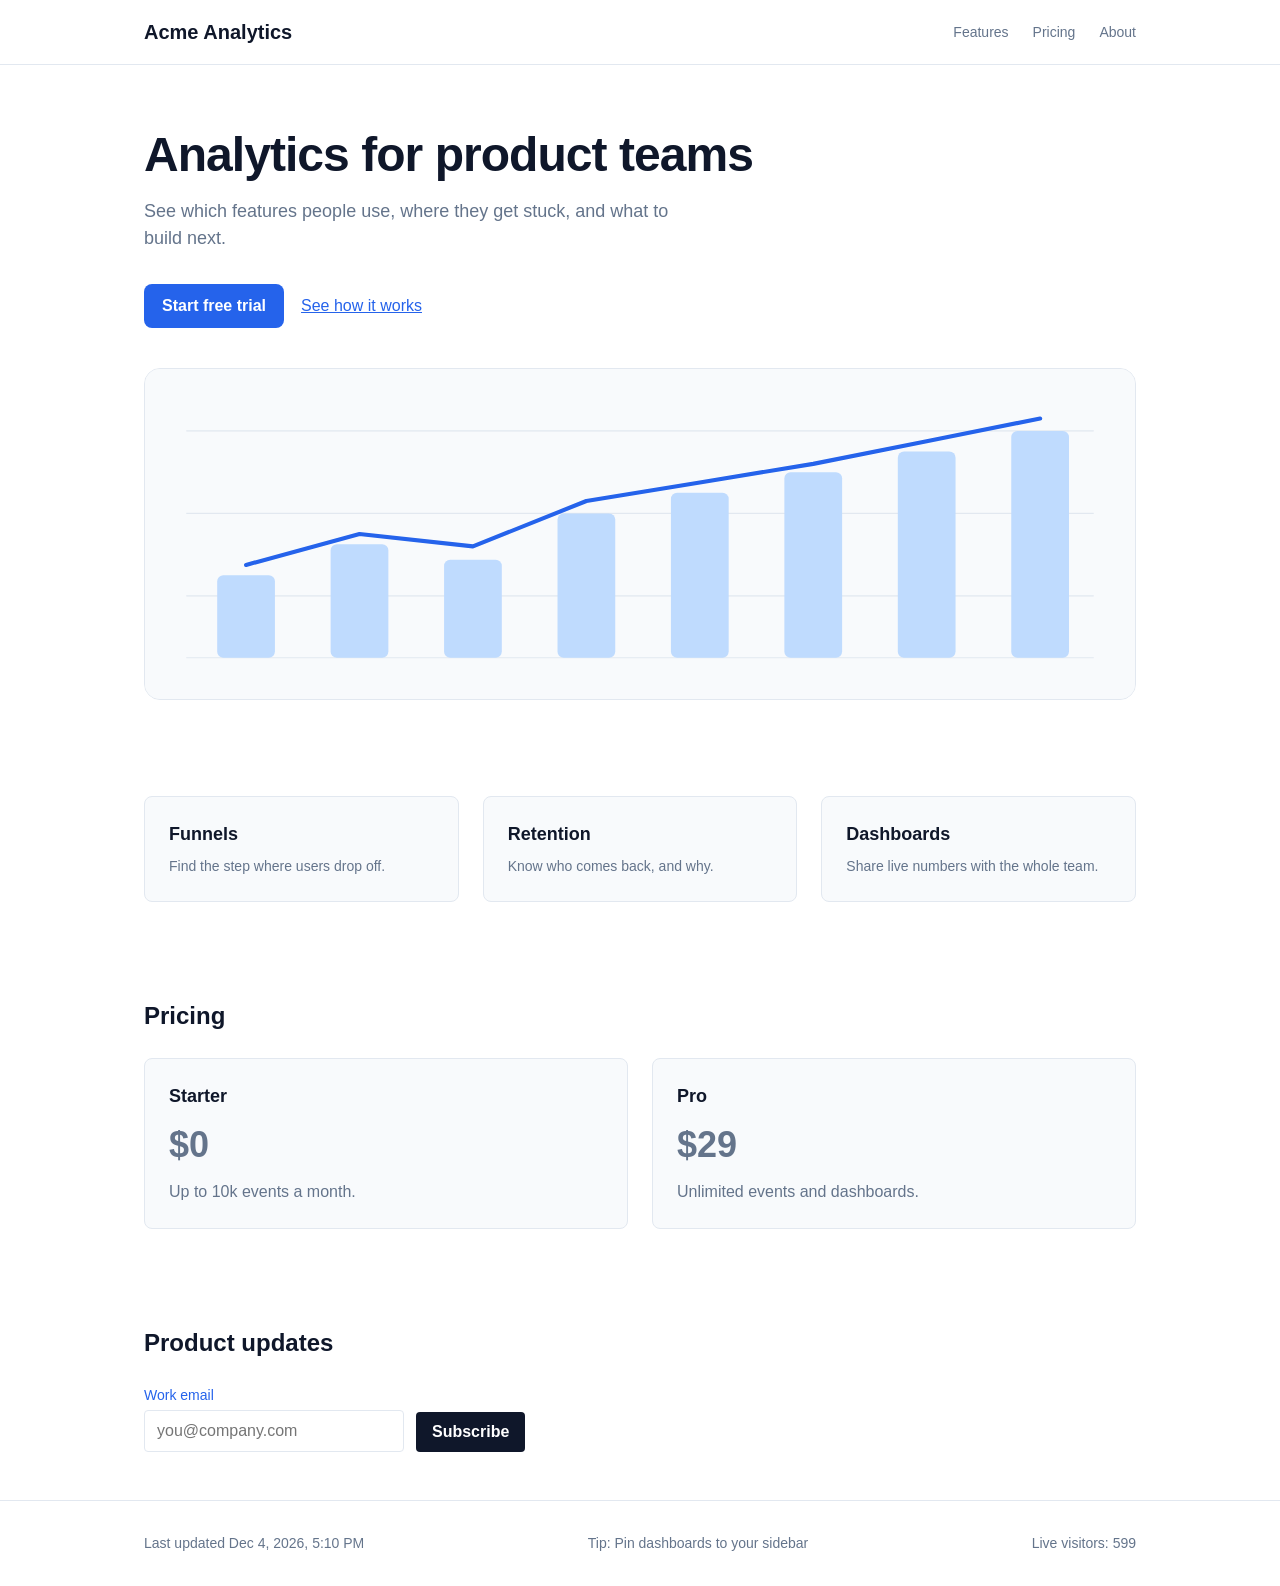
<file: examples/sample-site/index.html>
<!doctype html>
<html lang="en">
  <head>
    <meta charset="utf-8">
    <meta name="viewport" content="width=device-width, initial-scale=1">
    <title>Acme Analytics</title>
    <link rel="stylesheet" href="styles.css">
    <link rel="stylesheet" href="home.css">
    <script>
      if (new URLSearchParams(location.search).get('theme') === 'dark') document.documentElement.dataset.theme = 'dark';
    </script>
  </head>
  <body>
    <header class="site-header">
      <div class="container">
        <a class="logo" href="/">Acme Analytics</a>
        <nav class="nav" aria-label="Main">
          <a href="#features">Features</a>
          <a href="#pricing">Pricing</a>
          <a href="/about.html">About</a>
        </nav>
      </div>
    </header>

    <main class="container">
      <section class="hero">
        <div class="hero-copy">
          <h1>Analytics for product teams</h1>
          <p>See which features people use, where they get stuck, and what to build next.</p>
          <div class="hero-actions">
            <a class="cta" href="#pricing">Start free trial</a>
            <a class="secondary" href="#features">See how it works</a>
          </div>
        </div>
        <img class="hero-art" src="assets/chart.svg" width="960" height="320">
      </section>

      <section id="features" class="features">
        <article class="card">
          <h3>Funnels</h3>
          <p>Find the step where users drop off.</p>
        </article>
        <article class="card">
          <h3>Retention</h3>
          <p>Know who comes back, and why.</p>
        </article>
        <article class="card">
          <h3>Dashboards</h3>
          <p>Share live numbers with the whole team.</p>
        </article>
      </section>

      <section id="pricing" class="pricing">
        <h2>Pricing</h2>
        <div class="plans">
          <article class="plan">
            <h3>Starter</h3>
            <p class="price">$0</p>
            <p>Up to 10k events a month.</p>
          </article>
          <article class="plan">
            <h3>Pro</h3>
            <p class="price">$29</p>
            <p>Unlimited events and dashboards.</p>
          </article>
        </div>
      </section>

      <section class="newsletter">
        <h2>Product updates</h2>
        <form onsubmit="return false">
          <div>
            <label for="email">Work email</label>
            <input id="email" type="email" placeholder="you@company.com">
          </div>
          <button type="submit">Subscribe</button>
        </form>
      </section>
    </main>

    <footer class="site-footer">
      <div class="container">
        <span>Last updated <span id="updated"></span></span>
        <span>Tip: <span id="tip"></span></span>
        <span class="live" data-ui-diff-mask>Live visitors: <span id="visitors"></span></span>
      </div>
    </footer>

    <script>
      document.getElementById('updated').textContent = new Date().toLocaleString('en-US', { dateStyle: 'medium', timeStyle: 'short', timeZone: 'UTC' });
      const tips = ['Press / to search', 'Pin dashboards to your sidebar', 'Share reports with a link', 'Schedule weekly digests'];
      document.getElementById('tip').textContent = tips[Math.floor(Math.random() * tips.length)];
      document.getElementById('visitors').textContent = String(100 + (Math.floor(performance.now() * 1000) % 900));
    </script>
  </body>
</html>
</file>
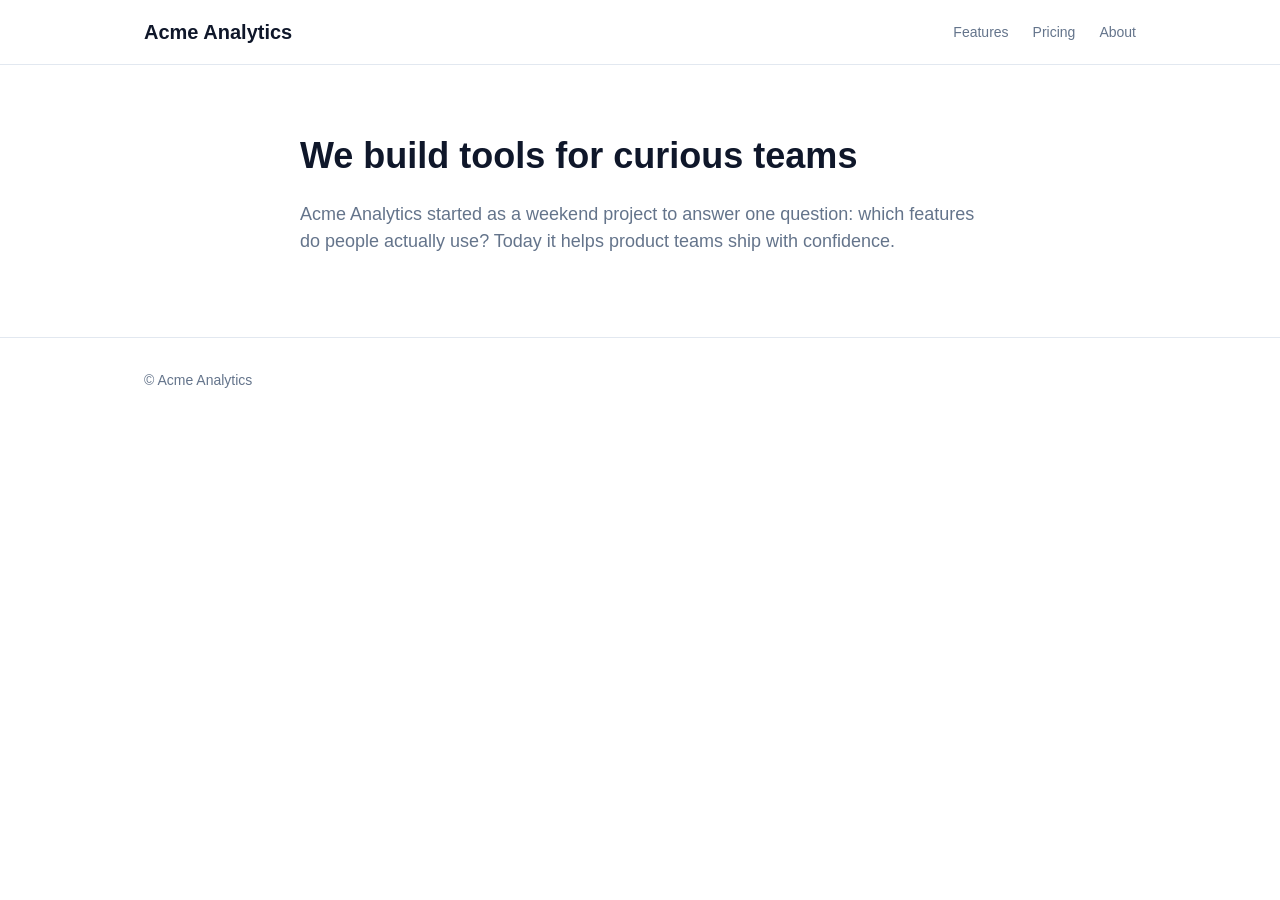
<file: examples/sample-site/about.html>
<!doctype html>
<html lang="en">
  <head>
    <meta charset="utf-8">
    <meta name="viewport" content="width=device-width, initial-scale=1">
    <title>About · Acme Analytics</title>
    <link rel="stylesheet" href="styles.css">
    <script>
      if (new URLSearchParams(location.search).get('theme') === 'dark') document.documentElement.dataset.theme = 'dark';
    </script>
    <style>
      .about { padding: var(--space-16) 0; max-width: 680px; }
      .about h1 { font-size: var(--font-size-4xl); margin: 0 0 var(--space-4); }
      .about p { color: var(--muted); font-size: var(--font-size-lg); }
    </style>
  </head>
  <body>
    <header class="site-header">
      <div class="container">
        <a class="logo" href="/">Acme Analytics</a>
        <nav class="nav" aria-label="Main">
          <a href="/#features">Features</a>
          <a href="/#pricing">Pricing</a>
          <a href="/about.html">About</a>
        </nav>
      </div>
    </header>
    <main class="container about">
      <h1>We build tools for curious teams</h1>
      <p>Acme Analytics started as a weekend project to answer one question: which features do people actually use? Today it helps product teams ship with confidence.</p>
    </main>
    <footer class="site-footer">
      <div class="container"><span>© Acme Analytics</span></div>
    </footer>
  </body>
</html>
</file>
<file: examples/sample-site/styles.css>
@import url("tokens.css");

* {
  box-sizing: border-box;
}

body {
  margin: 0;
  font-family: var(--font-sans);
  font-size: var(--font-size-md);
  line-height: 1.5;
  color: var(--text);
  background: var(--bg);
}

a {
  color: var(--color-brand-500);
}

.container {
  max-width: 1040px;
  margin: 0 auto;
  padding: 0 var(--space-6);
}

.site-header {
  border-bottom: 1px solid var(--border);
}

.site-header .container {
  display: flex;
  align-items: center;
  justify-content: space-between;
  height: 64px;
}

.logo {
  color: var(--text);
  font-size: var(--font-size-xl);
  font-weight: var(--font-weight-bold);
  text-decoration: none;
}

.nav {
  display: flex;
  gap: var(--space-6);
}

.nav a {
  color: var(--muted);
  font-size: var(--font-size-sm);
  font-weight: var(--font-weight-medium);
  text-decoration: none;
}

.site-footer {
  border-top: 1px solid var(--border);
  padding: var(--space-8) 0;
  color: var(--muted);
  font-size: var(--font-size-sm);
}

.site-footer .container {
  display: flex;
  flex-wrap: wrap;
  justify-content: space-between;
  gap: var(--space-4);
}

.live {
  font-variant-numeric: tabular-nums;
}

@media (max-width: 640px) {
  .nav {
    display: none;
  }
}
</file>
<file: examples/sample-site/home.css>
.hero {
  padding: var(--space-16) 0 var(--space-12);
}

.hero h1 {
  margin: 0 0 var(--space-4);
  font-size: var(--font-size-5xl);
  line-height: 1.1;
  letter-spacing: -0.02em;
}

.hero p {
  max-width: 560px;
  margin: 0 0 var(--space-8);
  color: var(--muted);
  font-size: var(--font-size-lg);
}

.hero-actions {
  display: flex;
  align-items: center;
  gap: 17px;
}

.cta {
  display: inline-block;
  padding: 10px 18px;
  border-radius: var(--radius-md);
  background: var(--color-brand-500);
  color: var(--color-neutral-0);
  font-weight: var(--font-weight-semibold);
  text-decoration: none;
}

.secondary {
  font-weight: var(--font-weight-medium);
}

.hero-art {
  display: block;
  width: 100%;
  height: auto;
  margin-top: var(--space-10);
  border: 1px solid var(--border);
  border-radius: var(--radius-lg);
  background: var(--surface);
}

.features {
  display: grid;
  grid-template-columns: repeat(3, 1fr);
  gap: var(--space-6);
  padding: var(--space-12) 0;
}

.card,
.plan {
  padding: var(--space-6);
  border: 1px solid var(--border);
  border-radius: var(--radius-md);
  background: var(--surface);
}

.card h3,
.plan h3 {
  margin: 0 0 var(--space-2);
  font-size: var(--font-size-lg);
}

.card p {
  margin: 0;
  color: var(--muted);
  font-size: var(--font-size-sm);
}

.pricing h2,
.newsletter h2 {
  margin: 0 0 var(--space-6);
  font-size: var(--font-size-2xl);
}

.plans {
  display: grid;
  grid-template-columns: repeat(2, 1fr);
  gap: var(--space-6);
}

.plan .price {
  margin: 0 0 var(--space-2);
  font-size: var(--font-size-4xl);
  font-weight: var(--font-weight-bold);
}

.plan p {
  margin: 0;
  color: var(--muted);
}

.pricing,
.newsletter {
  padding: var(--space-12) 0;
}

.newsletter form {
  display: flex;
  flex-wrap: wrap;
  align-items: flex-end;
  gap: var(--space-3);
}

.newsletter label {
  display: block;
  margin-bottom: var(--space-1);
  color: var(--color-brand-500);
  font-size: var(--font-size-sm);
  font-weight: var(--font-weight-medium);
}

.newsletter input {
  min-width: 260px;
  padding: var(--space-2) var(--space-3);
  border: 1px solid var(--border);
  border-radius: var(--radius-sm);
  background: var(--bg);
  color: var(--text);
  font: inherit;
}

.newsletter button {
  padding: var(--space-2) var(--space-4);
  border: 0;
  border-radius: var(--radius-sm);
  background: var(--text);
  color: var(--bg);
  font: inherit;
  font-weight: var(--font-weight-semibold);
}

@media (max-width: 640px) {
  .hero h1 {
    font-size: var(--font-size-4xl);
  }

  .features,
  .plans {
    grid-template-columns: 1fr;
  }
}
</file>
